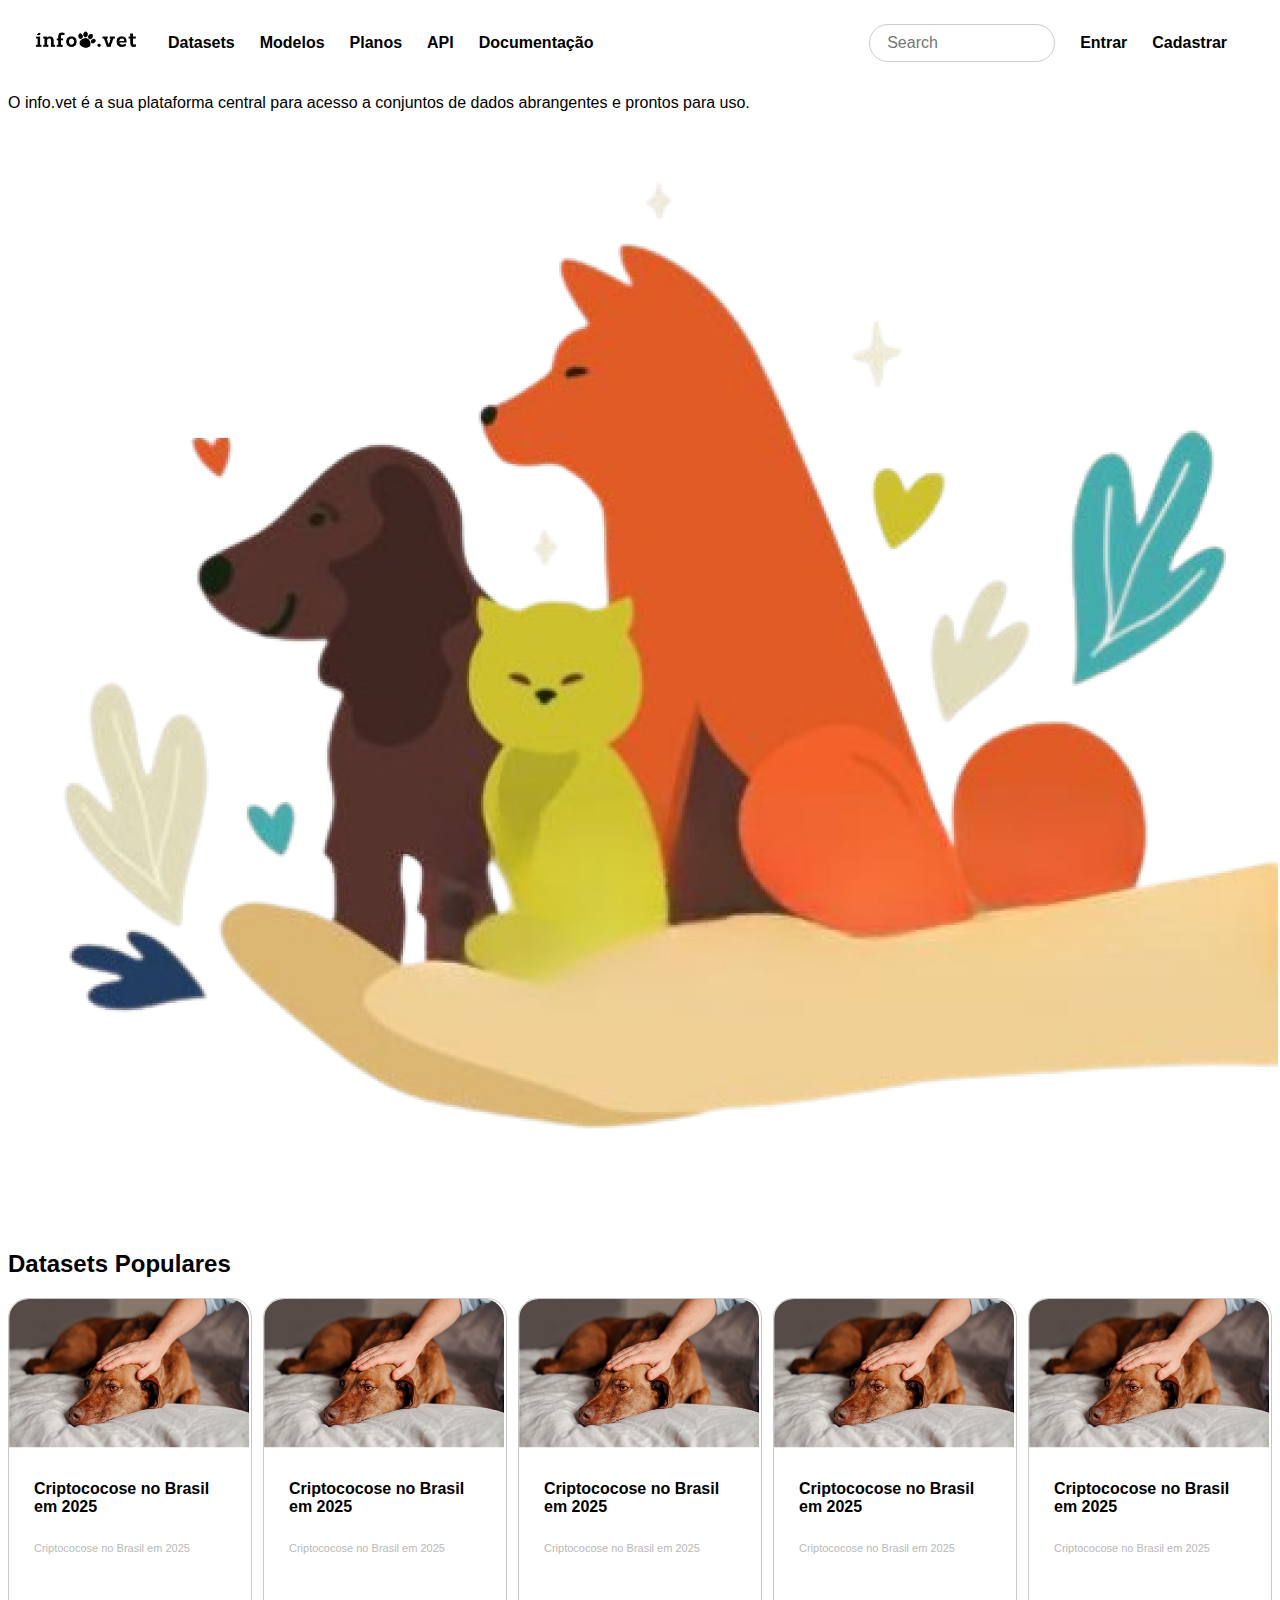
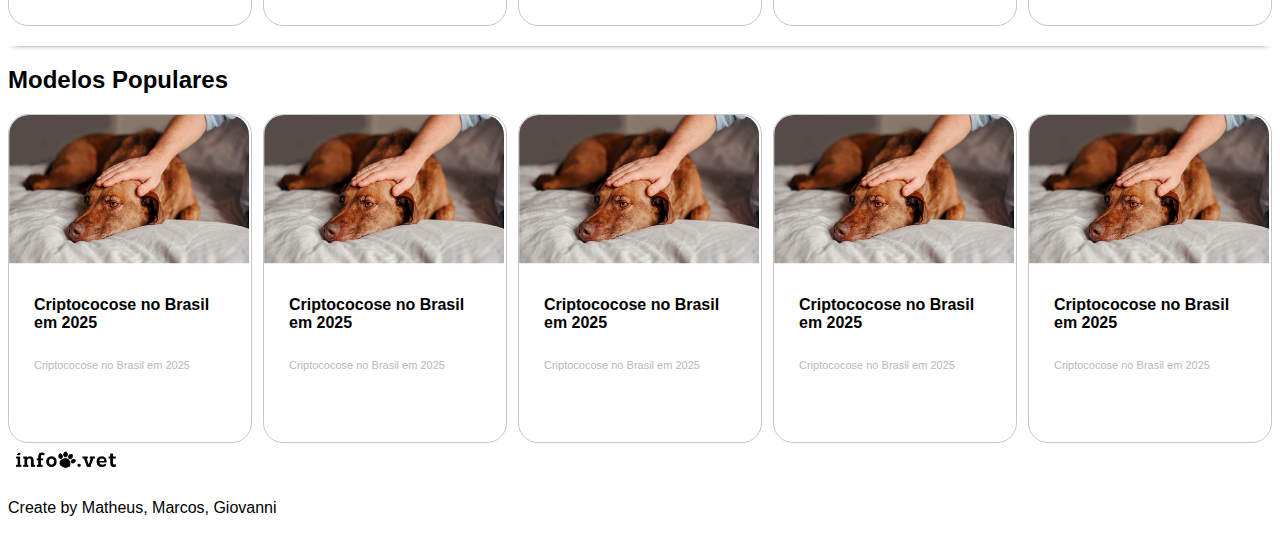
<file: index.html>
<!DOCTYPE html>
<html lang="en">
<head>
    <meta charset="UTF-8">
    <meta name="viewport" content="width=device-width, initial-scale=1.0">
    <title>Login - Info.vet</title>
    <link rel="stylesheet" href="css/header.css">
    <link rel="stylesheet" href="css/style.css">
    <link rel="stylesheet" href="css/datasets.css">
</head>
<body>
    
        <header>
            <nav>
                <ul>
                    <div>
                        <li><a href="index.html"><img src="img/infovet_img.png" alt="" class="logo-infomed"></a></li>
                        <li><a href="../pages/datasets.html">Datasets</a></li>
                        <li><a href="../pages/registros.html">Modelos</a></li>
                        <li><a href="../pages/planos.html">Planos</a></li>
                        <li><a href="../pages/api.html">API</a></li>
                        <li><a href="../pages/documentacao.html">Documentação</a></li>
                    </div>
                    <div>
                        <form id="form_search">

                            <input
                                type="text"
                                placeholder="Search"
                                id="input_search"
                            />
                            </form>
                        <li><a href="../pages/login.html">Entrar</a></li>
                        <li id="cadastro"><a href="../pages/cadastro.html">Cadastrar</a></li>
                    </div>
                </ul>
            </nav>
        </header>

        <main>
            <section class="sec-1">
                <div class="main-text">
                    <p>O info.vet é a sua plataforma central para acesso a conjuntos de dados abrangentes e prontos para uso.</p>
                </div>
                <img src="img/image.png" alt="" class="main_image">
            </section>
            <h2>Datasets Populares</h2>
            <section class="sec-1 datasets">
                <div class="dataset">
                    <img src="img/dataset.png" alt="" class="dataset-image">
                    <div class="dataset-info">
                        <h1 class="dataset-title">Criptococose no Brasil em 2025</h1>
                        <p class="dataset-desc">Criptococose no Brasil em 2025</p>
                    </div>
                </div>

                <div class="dataset">
                    <img src="img/dataset.png" alt="" class="dataset-image">
                    <div class="dataset-info">
                        <h1 class="dataset-title">Criptococose no Brasil em 2025</h1>
                        <p class="dataset-desc">Criptococose no Brasil em 2025</p>
                    </div>
                </div>

                <div class="dataset">
                    <img src="img/dataset.png" alt="" class="dataset-image">
                    <div class="dataset-info">
                        <h1 class="dataset-title">Criptococose no Brasil em 2025</h1>
                        <p class="dataset-desc">Criptococose no Brasil em 2025</p>
                    </div>
                </div>

                <div class="dataset">
                    <img src="img/dataset.png" alt="" class="dataset-image">
                    <div class="dataset-info">
                        <h1 class="dataset-title">Criptococose no Brasil em 2025</h1>
                        <p class="dataset-desc">Criptococose no Brasil em 2025</p>
                    </div>
                </div>

                <div class="dataset">
                    <img src="img/dataset.png" alt="" class="dataset-image">
                    <div class="dataset-info">
                        <h1 class="dataset-title">Criptococose no Brasil em 2025</h1>
                        <p class="dataset-desc">Criptococose no Brasil em 2025</p>
                    </div>
                </div>
                
            </section>
            <div class="sep"></div>
            <h2>Modelos Populares</h2>
            <section class="sec-1 datasets">
                <div class="dataset">
                    <img src="img/dataset.png" alt="" class="dataset-image">
                    <div class="dataset-info">
                        <h1 class="dataset-title">Criptococose no Brasil em 2025</h1>
                        <p class="dataset-desc">Criptococose no Brasil em 2025</p>
                    </div>
                </div>

                <div class="dataset">
                    <img src="img/dataset.png" alt="" class="dataset-image">
                    <div class="dataset-info">
                        <h1 class="dataset-title">Criptococose no Brasil em 2025</h1>
                        <p class="dataset-desc">Criptococose no Brasil em 2025</p>
                    </div>
                </div>

                <div class="dataset">
                    <img src="img/dataset.png" alt="" class="dataset-image">
                    <div class="dataset-info">
                        <h1 class="dataset-title">Criptococose no Brasil em 2025</h1>
                        <p class="dataset-desc">Criptococose no Brasil em 2025</p>
                    </div>
                </div>

                <div class="dataset">
                    <img src="img/dataset.png" alt="" class="dataset-image">
                    <div class="dataset-info">
                        <h1 class="dataset-title">Criptococose no Brasil em 2025</h1>
                        <p class="dataset-desc">Criptococose no Brasil em 2025</p>
                    </div>
                </div>

                <div class="dataset">
                    <img src="img/dataset.png" alt="" class="dataset-image">
                    <div class="dataset-info">
                        <h1 class="dataset-title">Criptococose no Brasil em 2025</h1>
                        <p class="dataset-desc">Criptococose no Brasil em 2025</p>
                    </div>
                </div>
                
            </section>
            


        </main>

        <footer>
            <img src="img/infovet_img.png" alt="" class="logo-infomed">
            <p>Create by Matheus, Marcos, Giovanni</p>
            
        </footer>

    
</body>
</html>
</file>
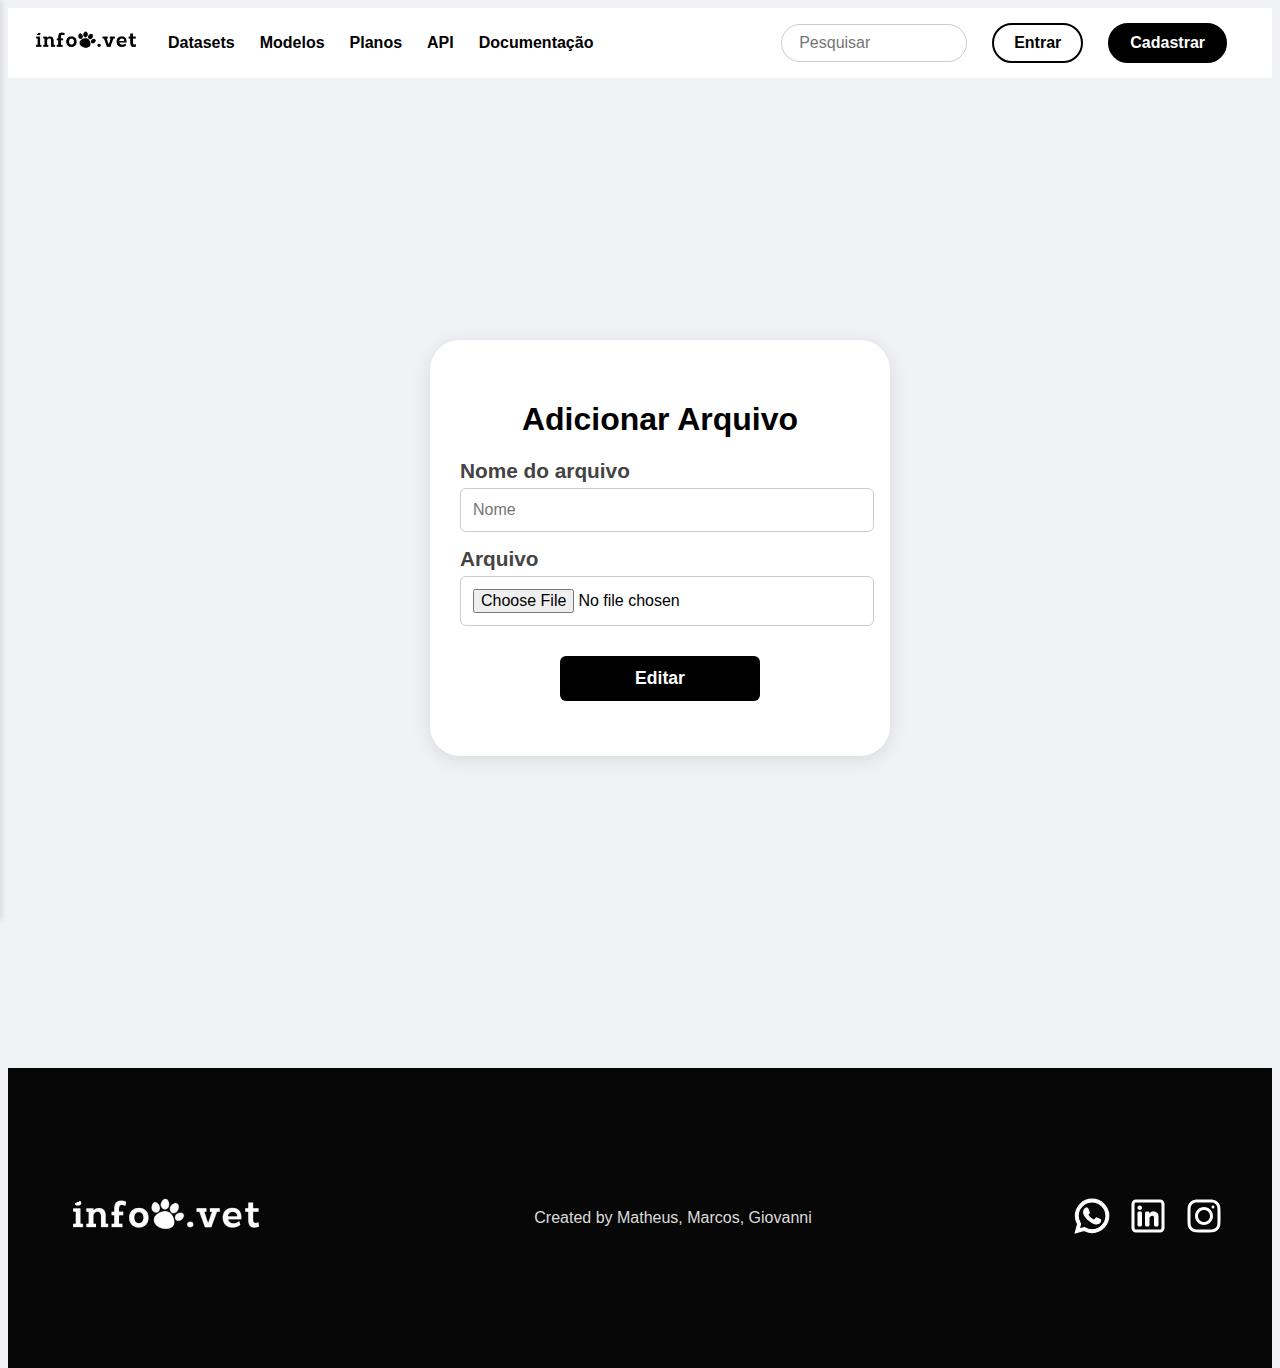
<file: pages/adicionar.html>
<!DOCTYPE html>
<html lang="pt-br">

<head>
    <meta charset="UTF-8">
    <meta name="viewport" content="width=device-width, initial-scale=1.0">
    <title>Adicionar</title>
    <link rel="stylesheet" href="../css/header.css">
    <link rel="stylesheet" href="../css/formLogin.css">
    <link rel="stylesheet" href="../css/style.css">
    <link rel="stylesheet" href="../css/footer.css">
</head>

<body>

    <div class="container">
        
       <header>
           <nav>
               <ul>
                   <div>
                       <div id="hamburguer" class="hamburguer">
                           <span>☰</span>
                       </div>
                       <li><a href="../index.html"><img src="../img/infovet_img.png" alt="" class="logo-infomed"></a></li>
                       <li><a href="../pages/datasets.html">Datasets</a></li>
                       <li><a href="../pages/registros.html">Modelos</a></li>
                       <li><a href="../pages/planos.html">Planos</a></li>
                       <li><a href="../pages/api.html">API</a></li>
                       <li><a href="../pages/documentacao.html">Documentação</a></li>
                   </div>
                   <div>
                       <form id="form_search">
    
                           <input type="text" placeholder="Pesquisar" id="input_search" />
                       </form>
                       <li><a href="../pages/login.html" class="btn-header" id="btn-entrar">Entrar</a></li>
                       <li id="cadastro"><a href="../pages/cadastro.html" class="btn-header" id="btn-cadastrar">Cadastrar</a></li>
                   </div>
               </ul>
           </nav>
       </header>
        
        <div id="sidebar">
                <div id="button_close_sidebar">
                    <span>X</span>
                </div>
                <ul>
                    <li><a href="../index.html">Início</a></li>
                    <li><a href="../pages/datasets.html">Datasets</a></li>
                    <li><a href="../pages/registros.html">Modelos</a></li>
                    <li><a href="../pages/planos.html">Planos</a></li>
                    <li><a href="../pages/api.html">API</a></li>
                    <li><a href="../pages/documentacao.html">Documentação</a></li>
                    <li><a href="../pages/login.html">Entrar</a></li>
                    <li><a href="../pages/cadastro.html">Cadastrar</a></li>
                </ul>
        </div>
        
        
        <main id="login_main">
                <div class="form_container">
                    <div>
                        <h1>Adicionar Arquivo</h1>
                    </div>
        
                    <form>
                        <div>
                            <label for="nomeTabela">Nome do arquivo</label>
                            <input class="input_login" type="text" name="nomeTabela" id="nomeTabela" required
                                placeholder="Nome" />
                        </div>
        
                        <div>
                            <label for="arquivoTabela">Arquivo</label>
                            <input class="input_login" type="file" name="arquivoTabela" id="arquivoTabela" required
                                placeholder="arquivo" />
                        </div>
        
                        <div id="input_submit_container">
                            <input class="input_login" type="submit" value="Editar" />
                        </div>
        
                    </form>
                </div>
        </main>

    </div>

    <footer>

        
        <div class="footer-logo">
            <img src="../img/infovet_img.png" class="logo-footer">
        </div>

        
        <div class="footer-info">
            <div class="footer-bottom">
                <p>Created by Matheus, Marcos, Giovanni</p>
            </div>
        </div>

        <div class="cont-icons">
            <a href=""><img src="../img/zap.svg" class="cont-icon" alt=""></a>
            <a href=""><img src="../img/linkedin.svg" class="cont-icon" alt=""></a>
            <a href=""><img src="../img/insta.svg" class="cont-icon" alt=""></a>
        </div>
    
    </footer>

</body>

<script src="../js/headerSidebar.js"></script>

</html>
</file>
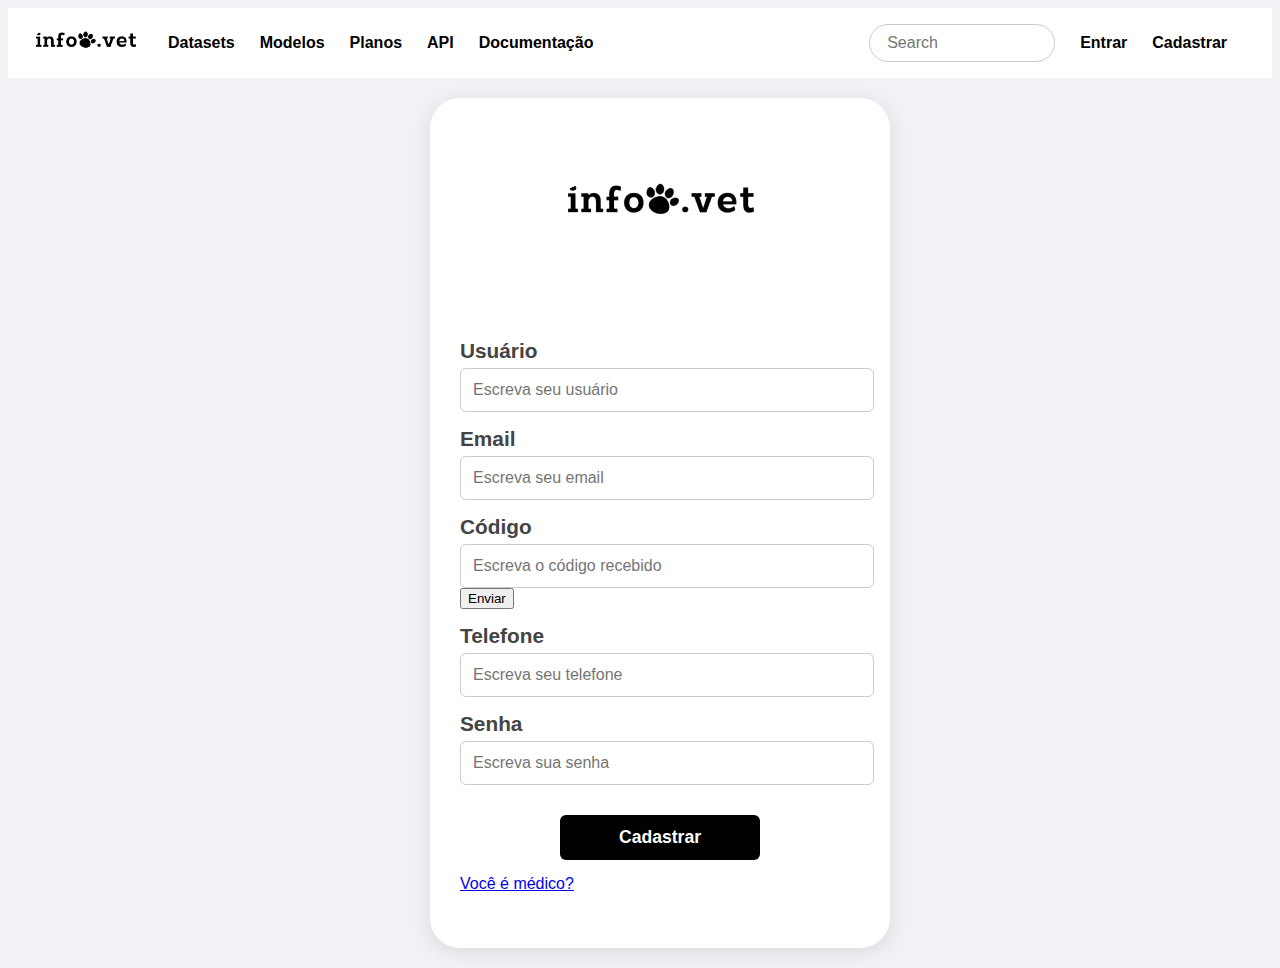
<file: pages/cadastro.html>
<!DOCTYPE html>
<html lang="pt-br">

<head>
    <meta charset="UTF-8">
    <meta name="viewport" content="width=device-width, initial-scale=1.0">
    <title>Cadastro</title>
    <link rel="stylesheet" href="../css/header.css">
    <link rel="stylesheet" href="../css/formLogin.css">
    <link rel="stylesheet" href="../css/style.css">
</head>

<body>
    <header>
        <nav>
            <ul>
                <div>
                    <li><a href="../index.html"><img src="../img/infovet_img.png" alt="" class="logo-infomed"></a></li>
                    <li><a href="../pages/datasets.html">Datasets</a></li>
                    <li><a href="../pages/registros.html">Modelos</a></li>
                    <li><a href="../pages/planos.html">Planos</a></li>
                    <li><a href="../pages/api.html">API</a></li>
                    <li><a href="../pages/documentacao.html">Documentação</a></li>
                </div>
                <div>
                    <form id="form_search">

                        <input type="text" placeholder="Search" id="input_search" />
                    </form>
                    <li><a href="../pages/login.html">Entrar</a></li>
                    <li id="cadastro"><a href="../pages/cadastro.html">Cadastrar</a></li>
                </div>
            </ul>
        </nav>
    </header>
    <main>
        <div class="form_container">
            <div>
                <img src="../img/infovet_img.png" alt="">
            </div>

            <form>
                <div>
                    <label for="usuarioCadastro">Usuário</label>
                    <input class="input_login" type="" name="usuarioCadastro" id="usuarioCadastro" required placeholder="Escreva seu usuário" />
                </div>

                <div>
                    <label for="emailCadastro">Email</label>
                    <input class="input_login" type="email" name="emailCadastro" id="emailCadastro" required placeholder="Escreva seu email" />
                </div>

                <div>
                    <label for="codigoCadastro">Código</label>
                    <div class="codigo_div">
                        <input class="input_login" type="email" name="codigoCadastro" id="codigoCadastro" required placeholder="Escreva o código recebido" />
                        <button>Enviar</button>
                    </div>
                </div>

                <div>
                    <label for="telefoneCadastro">Telefone</label>
                    <input class="input_login" type="tel" name="telefoneCadastro" id="telefoneCadastro" required placeholder="Escreva seu telefone" />
                </div>

                <div>
                    <label for="senhaCadastro">Senha</label>
                    <input class="input_login" type="password" name="senhaCadastro" id="senhaCadastro" required placeholder="Escreva sua senha" />
                </div>

                <div id="input_submit_container">
                    <input class="input_login" type="submit" value="Cadastrar" />
                </div>

                <div class="forgot_password">
                    <a href="../index.html">Você é médico?</a>
                </div>
            </form>
        </div>
    </main>
</body>

</html>
</file>
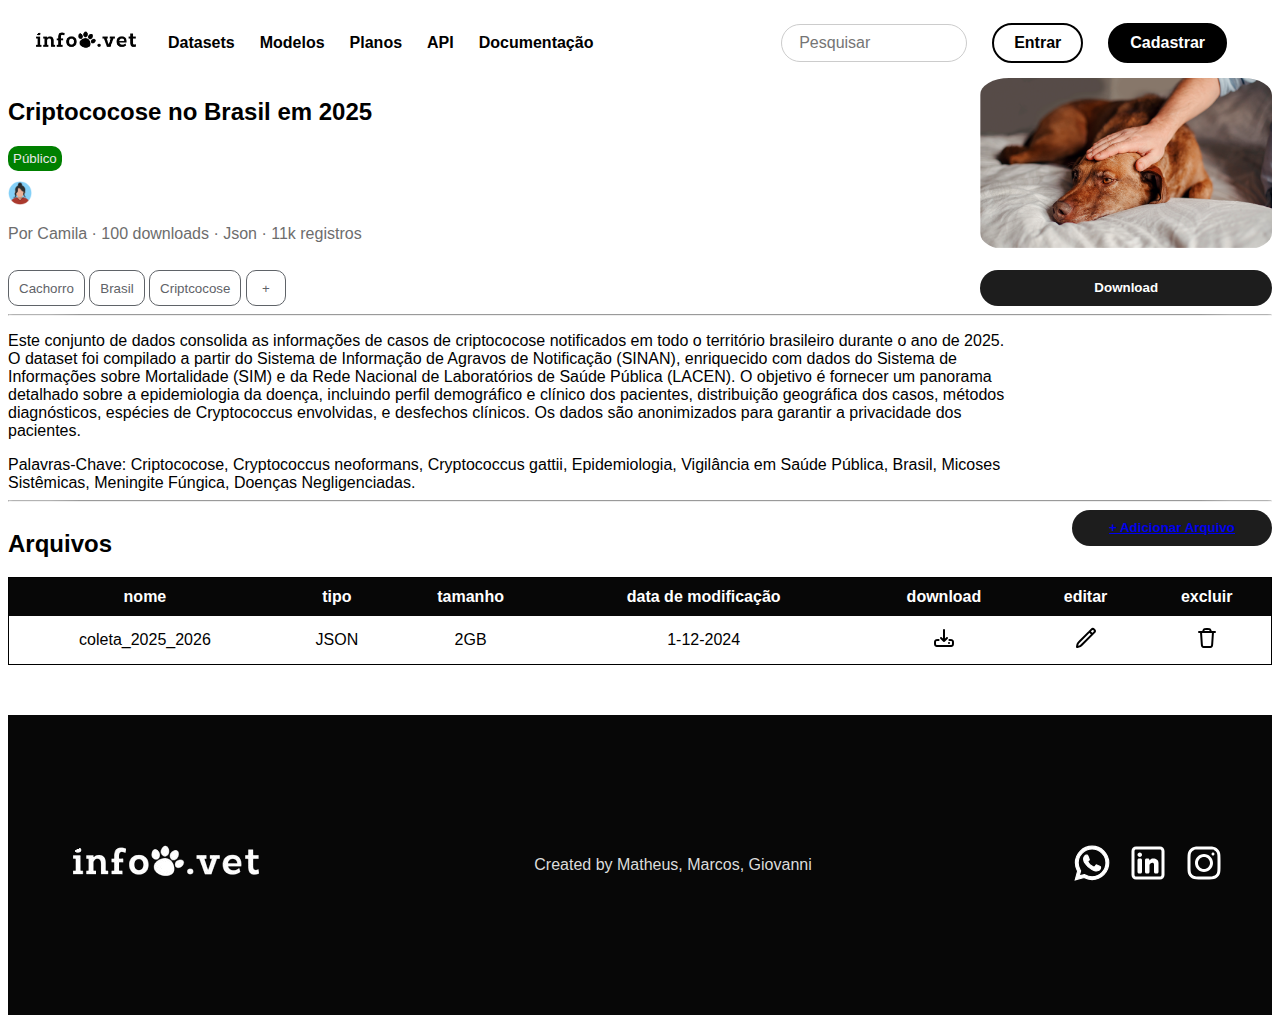
<file: pages/dataset.html>
<!DOCTYPE html>
<html lang="en">
<head>
    <meta charset="UTF-8">
    <meta name="viewport" content="width=device-width, initial-scale=1.0">
    <title>Dataset</title>
    <link rel="stylesheet" href="../css/header.css">
    <link rel="stylesheet" href="../css/style.css">
    <link rel="stylesheet" href="../css/datasets.css">
    <link rel="stylesheet" href="../css/dataset_info.css">
    <link rel="stylesheet" href="../css/footer.css">
    <link rel="stylesheet" href="../css/table.css">
    <link rel="icon" href="../img/icon.svg">

</head>
<body>
    <div class="container">
        <header>
           <nav>
               <ul>
                   <div>
                       <div id="hamburguer" class="hamburguer">
                           <span>☰</span>
                       </div>
                       <li><a href="../index.html"><img src="../img/infovet_img.png" alt="" class="logo-infomed"></a></li>
                       <li><a href="../pages/datasets.html">Datasets</a></li>
                       <li><a href="../pages/registros.html">Modelos</a></li>
                       <li><a href="../pages/planos.html">Planos</a></li>
                       <li><a href="../pages/api.html">API</a></li>
                       <li><a href="../pages/documentacao.html">Documentação</a></li>
                   </div>
                   <div>
                       <form id="form_search">
    
                           <input type="text" placeholder="Pesquisar" id="input_search" />
                       </form>
                       <li><a href="../pages/login.html" class="btn-header" id="btn-entrar">Entrar</a></li>
                       <li id="cadastro"><a href="../pages/cadastro.html" class="btn-header" id="btn-cadastrar">Cadastrar</a></li>
                   </div>
               </ul>
           </nav>
       </header>
    
            <main>
                <div class="info">
                    <div class="cab-info">
                        <div class="info-container">
                            <div class="flex dataset-name">
                                <h2>Criptococose no Brasil em 2025</h2>
                                <button class="public">Público</button>
                            </div>
                            <div class="flex info-card">
                                <img src="../img/avatar.png" alt="" class="avatar">
                                <p>Por Camila · 100 downloads · Json · 11k registros</p>
                            </div>
                        </div>
        
                        <div>
                            <button class="tag">Cachorro</button>
                            <button class="tag">Brasil</button>
                            <button class="tag">Criptcocose</button>
                            <button class="tag" style="width: 40px;">+</button>
                        </div>
                    </div>
                    
                    <div class="cab-download">
                        <img src="../img/datasets/dataset_1.png" alt="" class="dataset-image-info">
        
                        <div class="dataset-options">
                            <button class="download-button">Download</button>
                        </div>
                        
                    </div>
    
                </div>
                <hr>
                <div class="desc">
                    <p>
    Este conjunto de dados consolida as informações de casos de criptococose notificados em todo o território brasileiro durante o ano de 2025. O dataset foi compilado a partir do Sistema de Informação de Agravos de Notificação (SINAN), enriquecido com dados do Sistema de Informações sobre Mortalidade (SIM) e da Rede Nacional de Laboratórios de Saúde Pública (LACEN). O objetivo é fornecer um panorama detalhado sobre a epidemiologia da doença, incluindo perfil demográfico e clínico dos pacientes, distribuição geográfica dos casos, métodos diagnósticos, espécies de Cryptococcus envolvidas, e desfechos clínicos. Os dados são anonimizados para garantir a privacidade dos pacientes.</p>
                    <p>Palavras-Chave: Criptococose, Cryptococcus neoformans, Cryptococcus gattii, Epidemiologia, Vigilância em Saúde Pública, Brasil, Micoses Sistêmicas, Meningite Fúngica, Doenças Negligenciadas.</p>
                </div>
                <hr>

                <div class="arquivos">
                    <h2>Arquivos</h2>
                    <button class="add-button"><a href="../pages/adicionar.html">+ Adicionar Arquivo</a></button>
                </div>
                <div class="table-container">
                    <table>
                    <tr>
                        <th>nome</th>
                        <th>tipo</th>
                        <th>tamanho</th>
                        <th>data de modificação</th>
                        <th>download</th>
                        <th>editar</th>
                        <th>excluir</th>
                    </tr>
                    <tr>
                        <td>coleta_2025_2026</td>
                        <td>JSON</td>
                        <td>2GB</td>
                        <td>1-12-2024</td>
                        <td><a href=""><img src="../img/download.svg" alt="" class="pen-icon"></a></td>
                        <td><a href="../pages/editar.html"><img src="../img/pen.svg" alt="" class="pen-icon"></a></td>
                        <td id="lixeira_button"><img src="../img/trash2.svg" alt="" class="pen-icon"></td>

                    </tr>
                    </table>
                </div>
    
            </main>
    

    </div>

    <footer>

        
        <div class="footer-logo">
            <img src="../img/infovet_img.png" class="logo-footer">
        </div>

        
        <div class="footer-info">
            <div class="footer-bottom">
                <p>Created by Matheus, Marcos, Giovanni</p>
            </div>
        </div>

        <div class="cont-icons">
            <a href=""><img src="../img/zap.svg" class="cont-icon" alt=""></a>
            <a href=""><img src="../img/linkedin.svg" class="cont-icon" alt=""></a>
            <a href=""><img src="../img/insta.svg" class="cont-icon" alt=""></a>
        </div>
    
    </footer>

<script src="../js/dataset.js"></script>
</body>
</html>
</file>
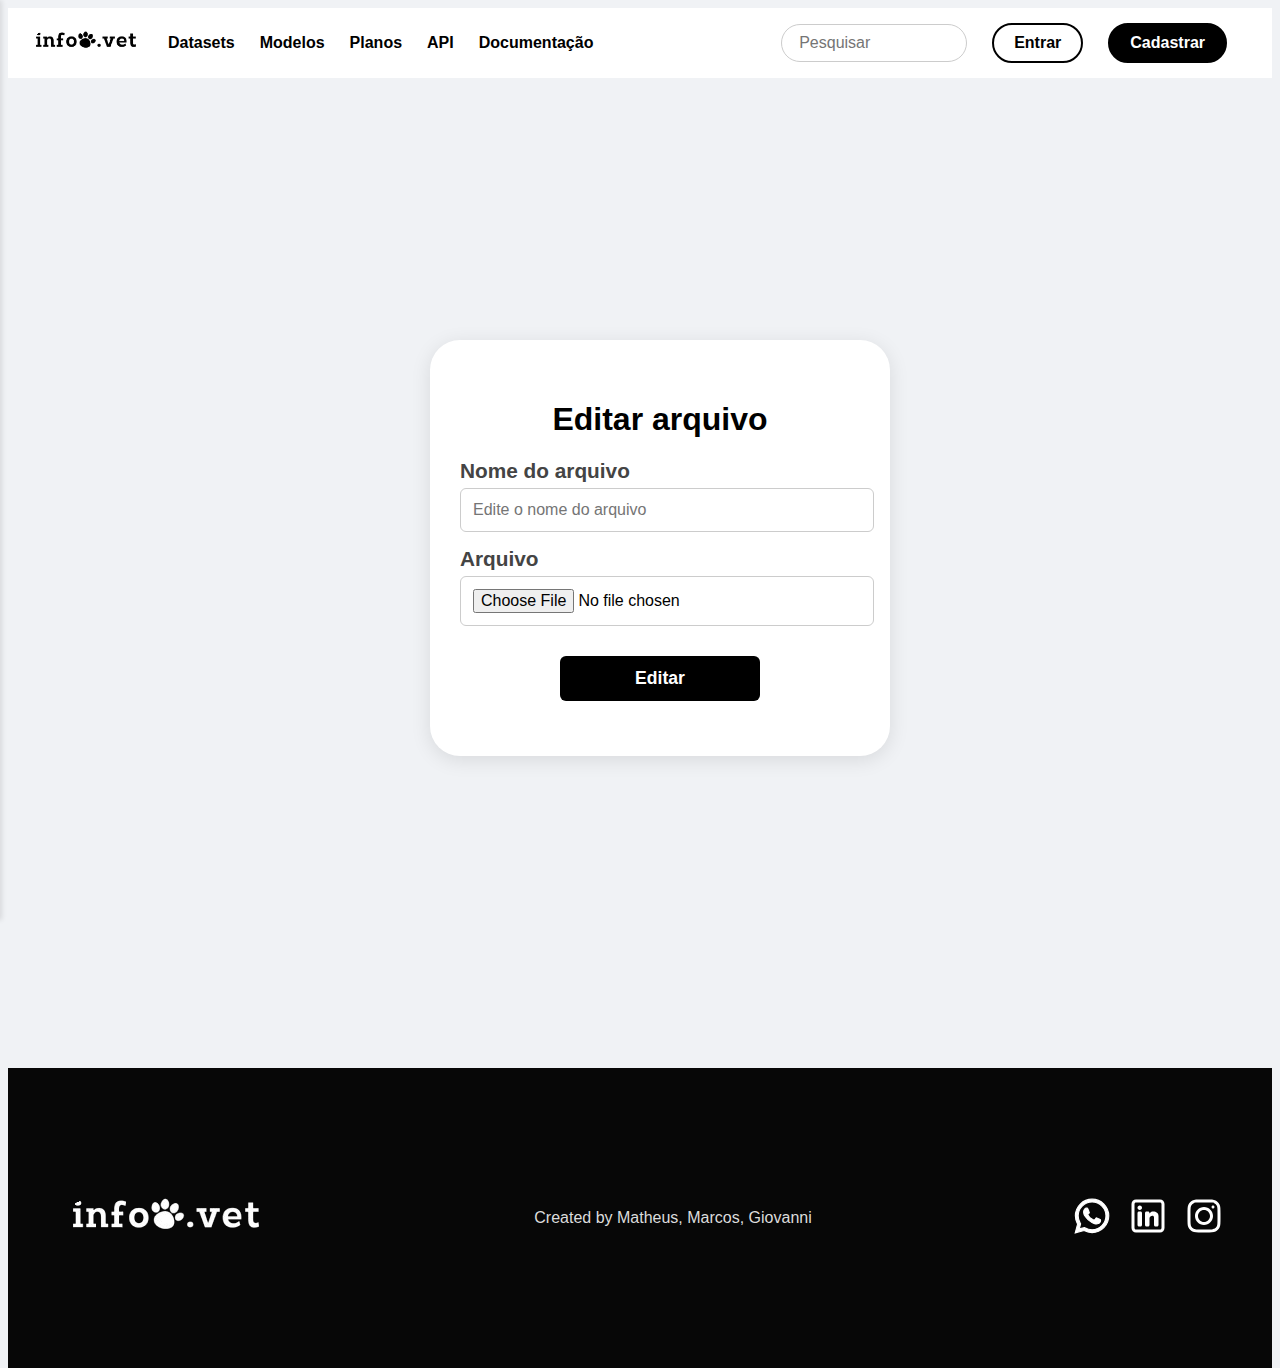
<file: pages/editar.html>
<!DOCTYPE html>
<html lang="pt-br">

<head>
    <meta charset="UTF-8">
    <meta name="viewport" content="width=device-width, initial-scale=1.0">
    <title>Editar arquivo</title>
    <link rel="stylesheet" href="../css/header.css">
    <link rel="stylesheet" href="../css/formLogin.css">
    <link rel="stylesheet" href="../css/style.css">
    <link rel="stylesheet" href="../css/footer.css">
</head>

<body>

    <div class="container">
        
        <header>
           <nav>
               <ul>
                   <div>
                       <div id="hamburguer" class="hamburguer">
                           <span>☰</span>
                       </div>
                       <li><a href="../index.html"><img src="../img/infovet_img.png" alt="" class="logo-infomed"></a></li>
                       <li><a href="../pages/datasets.html">Datasets</a></li>
                       <li><a href="../pages/registros.html">Modelos</a></li>
                       <li><a href="../pages/planos.html">Planos</a></li>
                       <li><a href="../pages/api.html">API</a></li>
                       <li><a href="../pages/documentacao.html">Documentação</a></li>
                   </div>
                   <div>
                       <form id="form_search">
    
                           <input type="text" placeholder="Pesquisar" id="input_search" />
                       </form>
                       <li><a href="../pages/login.html" class="btn-header" id="btn-entrar">Entrar</a></li>
                       <li id="cadastro"><a href="../pages/cadastro.html" class="btn-header" id="btn-cadastrar">Cadastrar</a></li>
                   </div>
               </ul>
           </nav>
       </header>
        
            <div id="sidebar">
                <div id="button_close_sidebar">
                    <span>X</span>
                </div>
                <ul>
                    <li><a href="../index.html">Início</a></li>
                    <li><a href="../pages/datasets.html">Datasets</a></li>
                    <li><a href="../pages/registros.html">Modelos</a></li>
                    <li><a href="../pages/planos.html">Planos</a></li>
                    <li><a href="../pages/api.html">API</a></li>
                    <li><a href="../pages/documentacao.html">Documentação</a></li>
                    <li><a href="../pages/login.html">Entrar</a></li>
                    <li><a href="../pages/cadastro.html">Cadastrar</a></li>
                </ul>
            </div>
        
        
            <main id="login_main">
                <div class="form_container">
                    <div>
                        <h1>Editar arquivo</h1>
                    </div>
        
                    <form>
                        <div>
                            <label for="nomeArquivo">Nome do arquivo</label>
                            <input class="input_login" type="text" name="nomeArquivo" id="nomeArquivo" required
                                placeholder="Edite o nome do arquivo" />
                        </div>
        
                        <div>
                            <label for="arquivo">Arquivo</label>
                            <input class="input_login" type="file" name="arquivo" id="arquivo" required
                                placeholder="Edite o arquivo" />
                        </div>
        
                        <div id="input_submit_container">
                            <input class="input_login" type="submit" value="Editar" />
                        </div>
        
                    </form>
                </div>
            </main>

    </div>

    <footer>

        
        <div class="footer-logo">
            <img src="../img/infovet_img.png" class="logo-footer">
        </div>

        
        <div class="footer-info">
            <div class="footer-bottom">
                <p>Created by Matheus, Marcos, Giovanni</p>
            </div>
        </div>

        <div class="cont-icons">
            <a href=""><img src="../img/zap.svg" class="cont-icon" alt=""></a>
            <a href=""><img src="../img/linkedin.svg" class="cont-icon" alt=""></a>
            <a href=""><img src="../img/insta.svg" class="cont-icon" alt=""></a>
        </div>
    
    </footer>

</body>

<script src="../js/headerSidebar.js"></script>

</html>
</file>
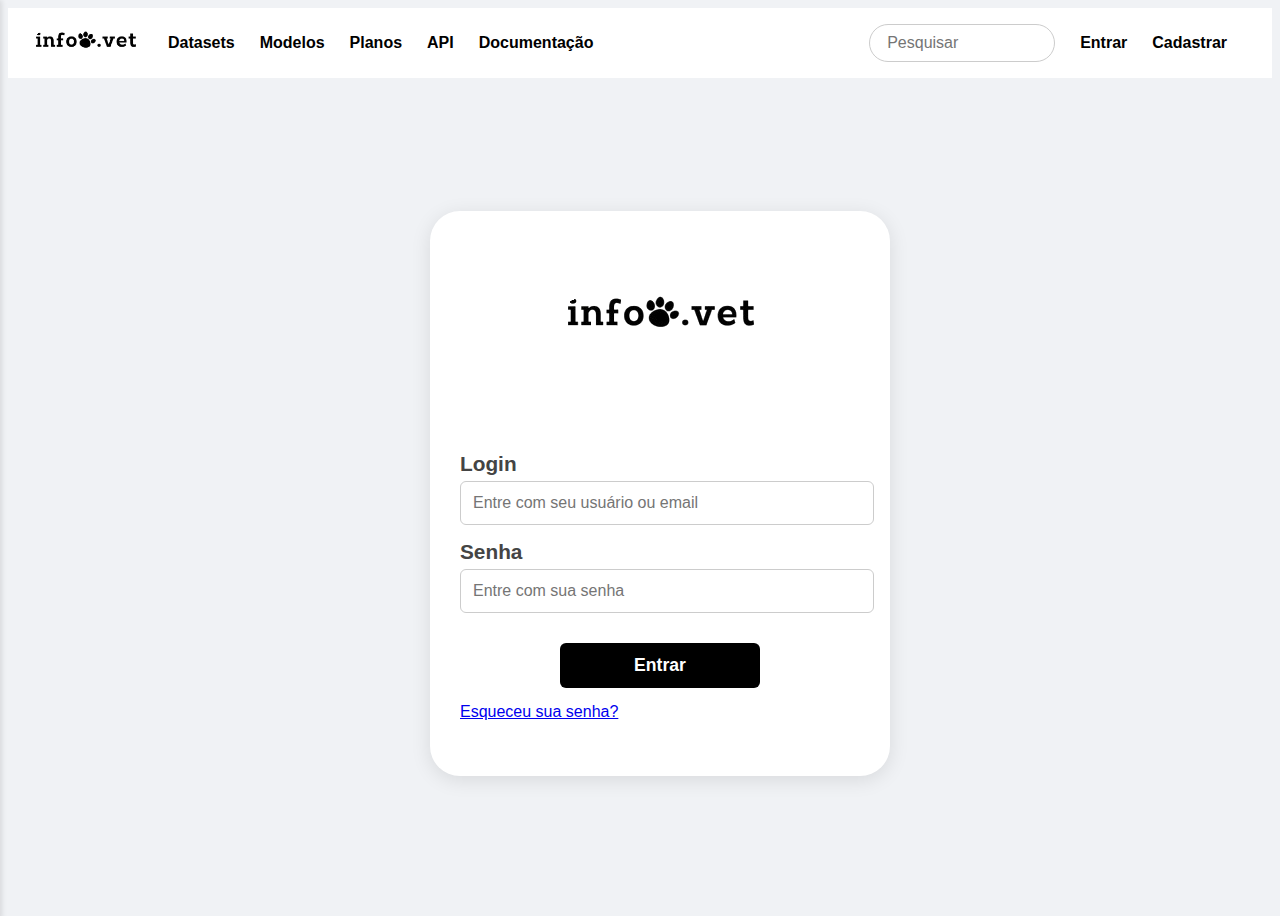
<file: pages/login.html>
<!DOCTYPE html>
<html lang="pt-br">

<head>
    <meta charset="UTF-8">
    <meta name="viewport" content="width=device-width, initial-scale=1.0">
    <title>Login - Info.vet</title>
    <link rel="stylesheet" href="../css/header.css">
    <link rel="stylesheet" href="../css/style.css">
    <link rel="stylesheet" href="../css/formLogin.css">
</head>

<body>

    <header>
        <nav>
            <ul>
                <div>
                    <div id="hamburguer" class="hamburguer">
                        <span>☰</span>
                    </div>
                    <li><a href="../index.html"><img src="../img/infovet_img.png" alt="" class="logo-infomed"></a></li>
                    <li><a href="../pages/datasets.html">Datasets</a></li>
                    <li><a href="../pages/registros.html">Modelos</a></li>
                    <li><a href="../pages/planos.html">Planos</a></li>
                    <li><a href="../pages/api.html">API</a></li>
                    <li><a href="../pages/documentacao.html">Documentação</a></li>
                </div>
                <div>
                    <form id="form_search">

                        <input type="text" placeholder="Pesquisar" id="input_search" />
                    </form>
                    <li><a href="../pages/login.html">Entrar</a></li>
                    <li id="cadastro"><a href="../pages/cadastro.html">Cadastrar</a></li>
                </div>
            </ul>
        </nav>
    </header>

    <div id="sidebar">
        <div id="button_close_sidebar">
            <span>X</span>
        </div>
        <ul>
            <li><a href="../index.html">Início</a></li>
            <li><a href="../pages/datasets.html">Datasets</a></li>
            <li><a href="../pages/registros.html">Modelos</a></li>
            <li><a href="../pages/planos.html">Planos</a></li>
            <li><a href="../pages/api.html">API</a></li>
            <li><a href="../pages/documentacao.html">Documentação</a></li>
            <li><a href="../pages/login.html">Entrar</a></li>
            <li><a href="../pages/cadastro.html">Cadastrar</a></li>
        </ul>
    </div>


    <main>
        <div class="form_container">
            <div>
                <img src="../img/infovet_img.png" alt="">
            </div>

            <form>
                <div>
                    <label for="login">Login</label>
                    <input class="input_login" type="text" name="login" id="login" required
                        placeholder="Entre com seu usuário ou email" />
                </div>

                <div>
                    <label for="senha">Senha</label>
                    <input class="input_login" type="password" name="senha" id="senha" required
                        placeholder="Entre com sua senha" />
                </div>

                <div id="input_submit_container">
                    <input class="input_login" type="submit" value="Entrar" />
                </div>

                <div class="forgot_password">
                    <a href="#">Esqueceu sua senha?</a>
                </div>
            </form>
        </div>
    </main>
</body>

<script src="../js/headerSidebar.js"></script>

</html>
</file>
<file: css/header.css>
header {
    width: 100%;
    background-color: white;
    display: flex;

}




header a {
    font-weight: bold;
}



nav {
    width: 100%;
    padding: 0 20px;
}

ul {
    list-style: none;
    display: flex;
    justify-content: space-between;
    padding: 15px 0;
    margin: 0; 
    width: 100%;
}

ul > div {
    display: flex;
    align-items: center;
    margin: 0;
    padding: 0;
}

li {
    margin-right: 25px;
    color: black;
    font-size: 1rem;
    font-weight: 500;
    cursor: pointer;
}

li > a {
    text-decoration: none;
    color: black;
 }



#form_search{
    display: flex;
    align-items: center;
    border: 1px solid #ccc;
    border-radius: 50px;
    padding: 8px 15px;
    background-color: transparent;
    margin-right: 25px; 
}

#input_search{
    border: none;
    outline: none; 
    background-color: transparent;
    font-size: 1rem; 
    color: gray;
    width: 150px;
}

.logo-infomed {
    width: 115px;
}

.hamburguer{
    display: none;
    margin-right: 30px;
    font-size: 1.5rem;
} 

#sidebar {
    display: flex;
    flex-direction: column; 
    position: fixed;
    top: 0;
    left: -250px; 
    width: 250px; 
    height: 100vh;
    background-color: white;
    box-shadow: 2px 0 5px rgba(0,0,0,0.1);
    transition: left 0.3s ease;
    padding-top: 20px; 
}

#sidebar ul {
    list-style: none;
    padding: 0;
    margin: 0;
    display: flex;
    flex-direction: column; 
    width: 100%;
}

#sidebar ul li {
    padding: 15px 20px;
    border-bottom: 1px solid #ccc;
}

#sidebar ul li a {
    display: block; 
    text-decoration: none;
    color: black;
    font-weight: 500;
    width: 100%;
}

#sidebar.show_sidebar {
    left: 0;
}


#button_close_sidebar{
    font-size: 1.5rem;
    display: flex;
    margin: 10px;
    padding: 10px;
}

@media (max-width: 1240px) {
    .hamburguer{
        display: block;
    }

    nav ul li, nav ul input, #form_search{
        display: none;
    }
}


.btn-header {
  display: inline-block;
  box-sizing: border-box;
  padding: 10px 20px;       
  border-radius: 999px;       
  font-weight: 600;
  text-decoration: none;
  line-height: 1;
  vertical-align: middle;
  border: 2px solid #000;     
  transition: background-color .6s ease, color .6s ease, transform .2s ease, box-shadow .2s ease;
}

#btn-entrar {
  background: #fff;
  color: #000;
}
#btn-entrar:hover {
  background: #000;
  color: #fff;
  transform: translateY(-2px);
  box-shadow: 0 4px 10px rgba(0,0,0,.15);
}


#btn-cadastrar {
  background: #000;
  color: #fff;
}
#btn-cadastrar:hover {
  background: #fff;
  color: #000;
  transform: translateY(-2px);   
  box-shadow: 0 4px 10px rgba(0,0,0,.15);
}


.btn-header:active {
  transform: scale(.96);
  box-shadow: none;
}
</file>
<file: css/style.css>
*{
    font-family: Arial, Helvetica, sans-serif;
}
</file>
<file: css/datasets.css>
.datasets {
    display: flex;
    flex-direction: row;

    justify-content: space-between;
    flex-wrap: wrap;
    width: 100%;
    

}

.dataset {
    display: flex;
    flex-direction: column;
    border: 1px solid #c7c7c7;
    border-radius: 20px;
    max-width: 242px;
    gap: 10px;
}

.dataset-info {
    display: flex;
    flex-direction: column;
    gap: 5px;
    padding: 10px 25px 60px 25px;

}

.dataset-title {
    font-size: 16px;
}

.dataset-desc {
    font-size: 11px;
    color: #b8b8b8;
}
.dataset-image {
    width: 240px;
    height: 150px;
    border-radius: 20px 20px 0px 0px;
}



.sep {
    min-height: 20px;
    box-shadow: 0 4px 6px -6px #333; 
}
</file>
<file: css/formLogin.css>
body {
   height: 100vh;
   background-color: #f0f2f5;
   display: flex;
   flex-direction: column;
}


main {
   width: 100%;
   display: flex;
   justify-content: center;
   align-items: center;
   padding: 20px;
   height: 100vh;
}

.form_container {
   display: flex;
   flex-direction: column;
   align-items: center;
   width: 100%;
   max-width: 400px;
   background-color: #fff;
   border-radius: 30px;
   padding: 40px 30px;
   box-shadow: 0 4px 20px rgba(0, 0, 0, 0.1);
}


.form_container img {
   max-width: 300px;
   height: auto;
   margin-top: 30px;
   margin-bottom: 100px;
}

form {
   width: 100%;
}

form>div {
   margin-bottom: 15px;
}

label {
   display: block;
   font-weight: 600;
   color: #444;
   margin-bottom: 5px;
   font-size: 1.3rem;
}

.input_login {
   width: 100%;
   padding: 12px 0px 12px 12px;
   border: 1px solid #ccc;
   border-radius: 6px;
   font-size: 1rem;
}

input[type="submit"] {
   background-color: black;
   color: white;
   padding: 12px;
   border: none;
   border-radius: 6px;
   cursor: pointer;
   font-size: 1.1rem;
   font-weight: 700;
   max-width: 200px;
}

#input_submit_container{
   display: flex;
   justify-content: center;
   margin-top: 30px;
}

.forgot_password {
   margin-top: 15px;
}

.forgot-password a {
   display: flex;
   justify-content: center;
   color: rgb(182, 182, 182);
   text-decoration: none;
   font-size: 0.9rem;
}
</file>
<file: css/footer.css>
footer {
    margin-top: 50px;
    color: gainsboro;
    display: flex;
    min-height: 200px;
    
    background-color: rgb(7, 7, 7);
    padding: 50px;
    justify-content: space-between;
    align-items: center;
    
}

.logo-footer{
    filter: invert(100%);
}

.cont-icons {
    display: flex;
    gap: 20px;
}

.cont-icon {
    width: 36px;
}
</file>
<file: css/dataset_info.css>
hr {
    border-radius: 20%;
    color: #E8E8E8;
}

.dataset-name {
    gap: 10px;
}

.trash-icon {
    width: 38px;
}

.public {
    border: none;
    cursor: pointer;
    padding: 5px;
    background-color: green;
    color: #E8E8E8;
    border-radius: 10px;
}

.info {
    display: flex;
    justify-content: space-between;
}

.cab-info {
    display: flex;
    flex-direction: column;
    justify-content: space-between;

}

.info-container {
    display: flex;
    flex-direction: column;
    gap: 10px;
}

.dataset-image-info{
    border-radius: 10%;
    max-width: 60%;
}

.cab-download {
    display: flex;
    flex-direction: column;
    justify-content: space-between;
    gap: 20px;
    align-items: end;
}

.avatar {
    width: 24px;
}

.download-button {
    background-color: #1D1D1D;
    width: 60%;
    height: 36px;
    font-weight: bold;
    color: white;
    border-radius: 30px;
    border: none;
    cursor: pointer;
}


.arquivos {
    display: flex;
    justify-content: space-between;
}

.add-button {
    background-color: #1D1D1D;
    width: 200px;
    height: 36px;
    font-weight: bold;
    color: white;
    border-radius: 30px;
    border: none;
    cursor: pointer;
}

.pen-icon {
    width: 24px;
}
.info-card {
    align-items: center;
    gap: 10px;
}

.info-card p {
    color: #6D6D6D;
}

.tag {
    border: 1px solid #5F6368;
    background-color: white;
    color: #5F6368;
    height: 36px;
    padding: 10px;
    border-radius: 10px;
    cursor: pointer;
}

.dataset-options {
    width: 100%;
    display: flex;
    justify-content: end;
    gap: 25px;
}

.desc {
    width: 80%;
}

.desc p{
    margin-bottom: 5px;
    font-size: 16px;
}
</file>
<file: css/table.css>
table {
    border: 1px solid;
    width: 100%;
}



table, td, th {
  padding: 10px;
  text-align: center;
}

th {
    color: white;
    background: rgb(7, 7, 7);
}

table {
  border-collapse: collapse;
}

.table-container {
    width: 100%;
}
</file>
